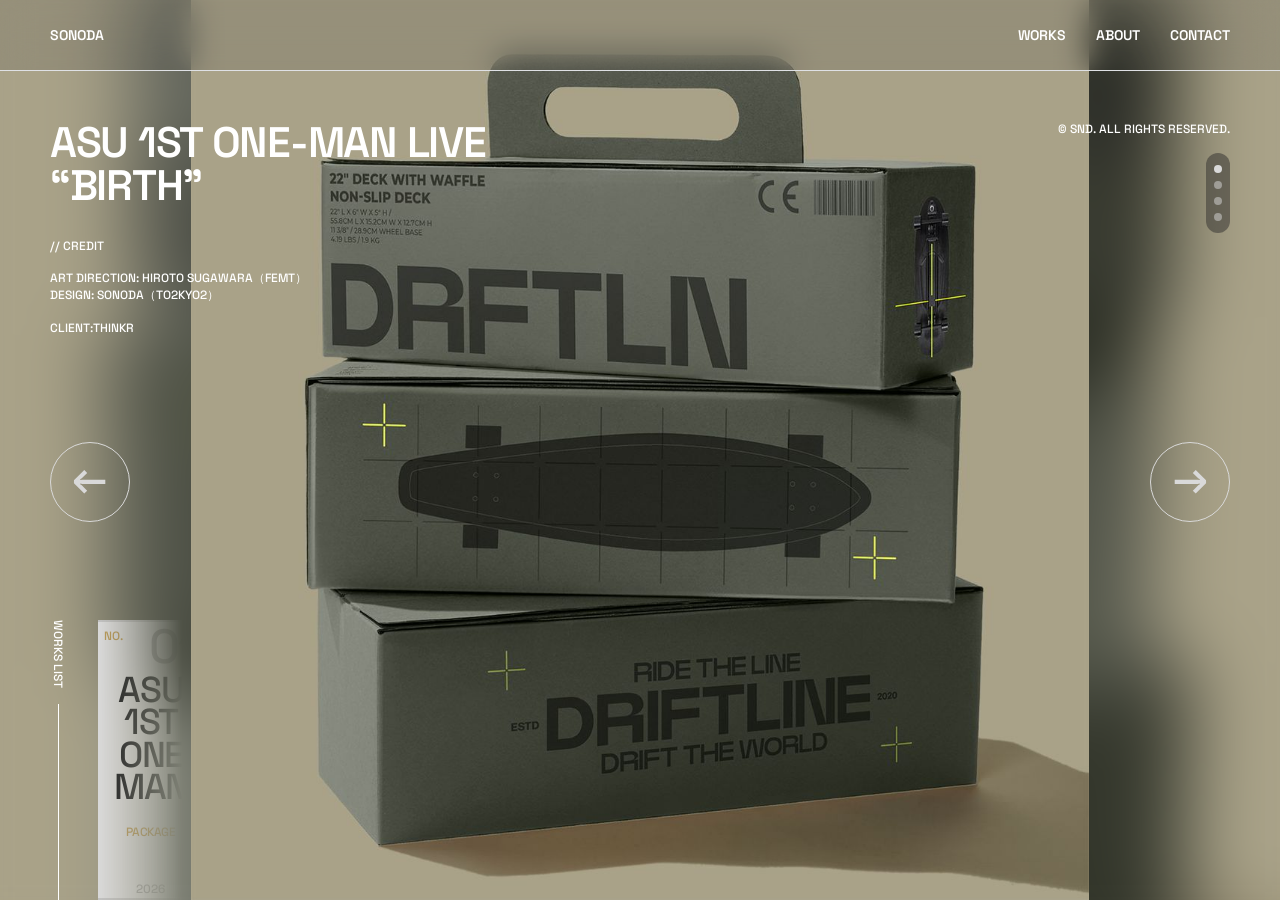
<file: index.html>
<!doctype html>
<html lang="ja">
<head>
  <meta charset="utf-8">
  <meta name="viewport" content="width=device-width, initial-scale=1">
  <title>WORKS | SONODA</title>
  <meta name="description" content="グラフィックデザイナー Sonoda のポートフォリオサイト">
  <link rel="preconnect" href="https://fonts.googleapis.com">
  <link rel="preconnect" href="https://fonts.gstatic.com" crossorigin>
  <link rel="stylesheet" href="https://fonts.googleapis.com/css2?family=Space+Grotesk:wght@500;600&display=swap">
  <link rel="stylesheet" href="css/style.css">
</head>
<body>
  <main class="works">
    <div class="works__bgs" id="works-bgs">
      <div class="works__bg"></div>
    </div>
    <div class="works__scrim" id="works-scrim"></div>

    <header class="site-header site-header--dark">
      <a class="trim" href="index.html">sonoda</a>
      <nav class="site-header__nav" aria-label="メイン">
        <a class="trim" href="index.html" aria-current="page">works</a>
        <a class="trim" href="about.html#about">about</a>
        <a class="trim" href="about.html#contact">contact</a>
      </nav>
    </header>

    <div class="works__inner">

      <div class="works__hero">
        <div class="works__info">
          <h1 class="works__title trim" id="work-title">ASU 1ST ONE-MAN LIVE<br>“BIRTH”</h1>
          <p class="works__credit trim" id="work-credit">// credit

Art Direction: hiroto sugawara（femt）
Design: Sonoda（TO2KYO2）

Client:thinkr</p>
        </div>
        <p class="works__copyright trim">© SND. ALL RIGHTS RESERVED.</p>
      </div>

      <button class="works__arrow works__arrow--prev" id="work-prev" type="button" aria-label="前の作品">
        <img src="assets/arrow-prev.svg" width="80" height="80" alt="">
      </button>
      <button class="works__arrow works__arrow--next" id="work-next" type="button" aria-label="次の作品">
        <img src="assets/arrow-next.svg" width="80" height="80" alt="">
      </button>

      <section class="works__list" aria-label="Works list">
        <div class="works__list-label"><span class="trim">works list</span></div>
        <div class="works__cards" id="work-cards"></div>
      </section>
    </div>

    <!-- 画像切り替えのドット。標準表示はコピーライトの下、全体表示では画面右端の縦中央へ移動 -->
    <div class="pager" id="work-pager" aria-label="画像の切り替え"></div>
  </main>

  <script src="js/works.js"></script>
</body>
</html>
</file>
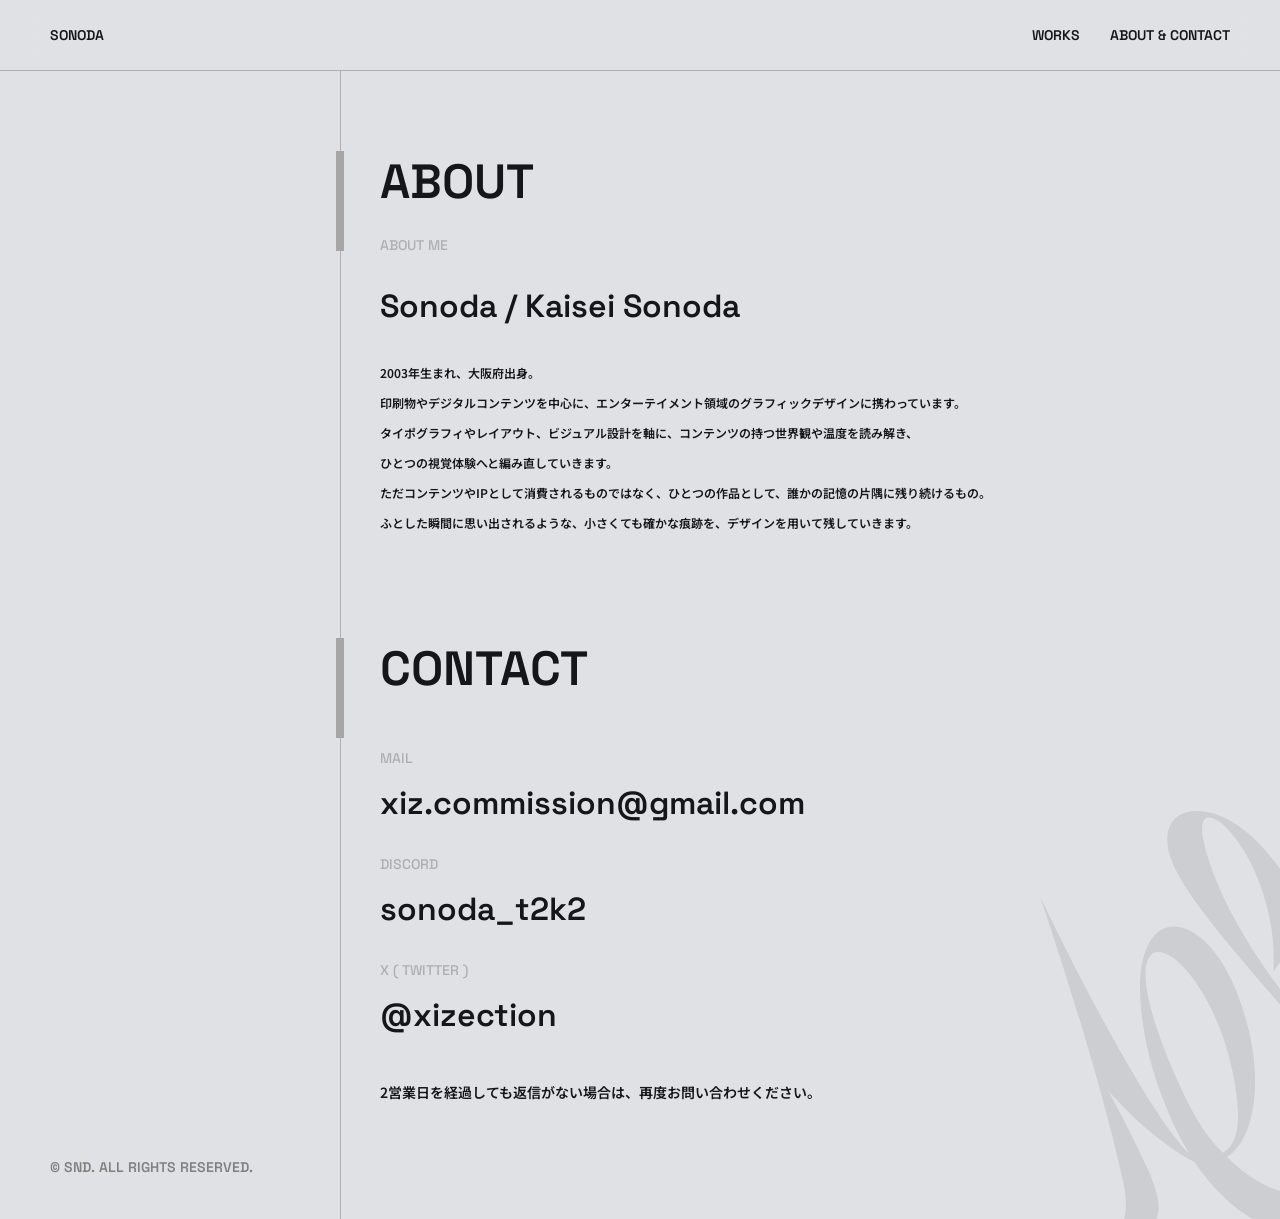
<file: about.html>
<!doctype html>
<html lang="ja">
<head>
  <meta charset="utf-8">
  <meta name="viewport" content="width=device-width, initial-scale=1">
  <title>ABOUT &amp; CONTACT | SONODA</title>
  <meta name="description" content="グラフィックデザイナー Sonoda のプロフィールと連絡先">
  <link rel="preconnect" href="https://fonts.googleapis.com">
  <link rel="preconnect" href="https://fonts.gstatic.com" crossorigin>
  <link rel="stylesheet" href="https://fonts.googleapis.com/css2?family=Noto+Sans+JP:wght@600&family=Space+Grotesk:wght@500;600&display=swap">
  <link rel="stylesheet" href="css/style.css">
</head>
<body>
  <div class="about">
    <header class="site-header">
      <a class="trim" href="index.html">sonoda</a>
      <nav class="site-header__nav" aria-label="メイン">
        <a class="trim" href="index.html">works</a>
        <a class="trim" href="about.html" aria-current="page">about &amp; contact</a>
      </nav>
    </header>

    <main class="about__main">
      <section class="about__section" id="about">
        <div class="about__head">
          <h1 class="about__heading trim">About</h1>
          <p class="about__label trim">About me</p>
        </div>
        <h2 class="about__name trim">Sonoda / Kaisei Sonoda</h2>
        <p class="about__text">
          2003年生まれ、大阪府出身。<br>
          印刷物やデジタルコンテンツを中心に、エンターテイメント領域のグラフィックデザインに携わっています。<br>
          タイポグラフィやレイアウト、ビジュアル設計を軸に、コンテンツの持つ世界観や温度を読み解き、<br>
          ひとつの視覚体験へと編み直していきます。<br>
          ただコンテンツやIPとして消費されるものではなく、ひとつの作品として、誰かの記憶の片隅に残り続けるもの。<br>
          ふとした瞬間に思い出されるような、小さくても確かな痕跡を、デザインを用いて残していきます。
        </p>
      </section>

      <section class="about__section" id="contact">
        <h2 class="about__heading contact__heading trim">Contact</h2>
        <dl class="contact__list">
          <div class="contact__item">
            <dt class="about__label trim">mail</dt>
            <dd><a class="contact__value trim" href="mailto:xiz.commission@gmail.com">xiz.commission@gmail.com</a></dd>
          </div>
          <div class="contact__item">
            <dt class="about__label trim">discord</dt>
            <dd class="contact__value trim">sonoda_t2k2</dd>
          </div>
          <div class="contact__item">
            <dt class="about__label trim">x ( twitter )</dt>
            <dd><a class="contact__value trim" href="https://x.com/xizection" target="_blank" rel="noopener">@xizection</a></dd>
          </div>
        </dl>
        <p class="contact__note">2営業日を経過しても返信がない場合は、再度お問い合わせください。</p>
      </section>
    </main>

    <img class="about__mark" src="assets/about-mark.svg" width="320" height="448" alt="">
    <p class="about__copyright trim">© SND. ALL RIGHTS RESERVED.</p>
  </div>
</body>
</html>
</file>
<file: css/style.css>
/* ==========================================================
   SND website
   Design: Figma "SND_website" (1920 x 1080)
   ========================================================== */

:root {
  --c-ink: #14161a;
  --c-white: #ffffff;
  --c-bg-light: #dfe1e5;
  --c-line-light: #dfe1e5;
  --c-line-dark: #adafb3;
  --c-sub: #adafb2;
  --c-muted: #808080;
  --c-card: #d9d9d9;
  --c-card-border: #c1c1c1;
  --c-card-num: #a6a6a6;
  --c-dot: #d9d9d9;

  --font-en: "Space Grotesk", sans-serif;
  --font-ja: "SF Pro Text", "SF Pro", -apple-system, "Noto Sans JP", "Hiragino Sans", sans-serif;

  /* 1 デザインピクセル。FHD 以下は 1px、それより広い画面（4K など）は
     画面幅に合わせて拡大し、FHD と同じサイズ感で表示する */
  --u: 1px;

  --gutter: calc(50 * var(--u));
  --header-h: calc(71 * var(--u));
}

@media (min-width: 1921px) {
  :root {
    --u: calc(100vw / 1920);
  }
}

*,
*::before,
*::after {
  box-sizing: border-box;
}

html {
  -webkit-text-size-adjust: 100%;
}

body {
  margin: 0;
  font-family: var(--font-en);
  color: var(--c-ink);
  background: var(--c-bg-light);
  -webkit-font-smoothing: antialiased;
}

p,
h1,
h2,
h3,
ul {
  margin: 0;
  padding: 0;
}

ul {
  list-style: none;
}

a {
  color: inherit;
  text-decoration: none;
}

button {
  font: inherit;
  color: inherit;
  background: none;
  border: 0;
  padding: 0;
  cursor: pointer;
}

/* Figma の text-box-trim（キャップハイト基準）を再現 */
.trim {
  text-box: trim-both cap alphabetic;
}

.visually-hidden {
  position: absolute;
  width: calc(1 * var(--u));
  height: calc(1 * var(--u));
  overflow: hidden;
  clip: rect(0 0 0 0);
  white-space: nowrap;
}

/* ----------------------------------------------------------
   Header
   ---------------------------------------------------------- */
/* 罫線は画面端まで、背景はぼかして文字の視認性を確保 */
.site-header {
  position: sticky;
  top: 0;
  z-index: 10;
  display: flex;
  align-items: center;
  justify-content: space-between;
  height: var(--header-h);
  padding: 0 var(--gutter);
  border-bottom: calc(1 * var(--u)) solid var(--c-line-dark);
  background: rgba(223, 225, 229, 0.6);
  -webkit-backdrop-filter: blur(calc(16 * var(--u)));
  backdrop-filter: blur(calc(16 * var(--u)));
  font-size: calc(14 * var(--u));
  font-weight: 600;
  text-transform: uppercase;
  white-space: nowrap;
}

.site-header__nav {
  display: flex;
  gap: calc(30 * var(--u));
}

.site-header a {
  transition: opacity 0.2s;
}

.site-header a:hover {
  opacity: 0.6;
}

/* 写真の上に重ねるヘッダー（WORKS） */
.site-header--dark {
  position: absolute;
  left: 0;
  right: 0;
  color: var(--c-white);
  border-bottom-color: var(--c-line-light);
  background: rgba(20, 22, 26, 0.12);
}

/* ==========================================================
   WORKS
   ========================================================== */
.works {
  position: relative;
  height: 100vh;
  height: 100svh;
  min-height: calc(760 * var(--u));
  overflow: hidden;
  color: var(--c-white);
  background: #a9a287;
}

/* 背景画像の重ね置き場。作品切り替え時は新旧 2 枚が上下にスライドする（js） */
.works__bgs {
  position: absolute;
  inset: 0;
  overflow: hidden;
}

/* 1 枚の背景 = ぼかした画像（画面いっぱい）＋ 画像本体（縦を画面に収める）
   画像は js が --img に入れる */
.works__bg {
  position: absolute;
  inset: 0;
  overflow: hidden;
  will-change: transform;
  transition: transform 0.9s cubic-bezier(0.77, 0, 0.175, 1);
}

.works__bg::before,
.works__bg::after {
  content: "";
  position: absolute;
  background-image: var(--img);
  background-repeat: no-repeat;
  background-position: center;
}

/* 左右の余白を埋めるぼかし */
.works__bg::before {
  inset: calc(-80 * var(--u));
  background-size: cover;
  filter: blur(calc(40 * var(--u)));
}

/* 画像本体 */
.works__bg::after {
  inset: 0;
  background-size: contain;
}

/* 明るい画像のときに白文字を読みやすくする暗幕（濃さは作品データの scrim で指定） */
.works__scrim {
  position: absolute;
  inset: 0;
  pointer-events: none;
  background:
    linear-gradient(90deg, rgba(20, 22, 26, 0.55) 0%, rgba(20, 22, 26, 0.25) 40%, rgba(20, 22, 26, 0) 65%),
    linear-gradient(270deg, rgba(20, 22, 26, 0.35) 0%, rgba(20, 22, 26, 0) 15%),
    linear-gradient(180deg, rgba(20, 22, 26, 0.4) 0%, rgba(20, 22, 26, 0) 30%);
  opacity: var(--scrim, 0);
  transition: opacity 0.9s ease;
}

.works__inner {
  position: relative;
  height: 100%;
  padding: 0 var(--gutter);
}

/* --- hero text row --- */
.works__hero {
  display: flex;
  align-items: flex-start;
  justify-content: space-between;
  gap: calc(32 * var(--u));
  padding-top: calc(var(--header-h) + calc(50 * var(--u)));
}

.works__info {
  display: flex;
  flex-direction: column;
  gap: calc(32 * var(--u));
}

.works__title {
  font-size: clamp(calc(40 * var(--u)), 3.334vw, calc(64 * var(--u)));
  font-weight: 600;
  line-height: 1;
  letter-spacing: -0.03em;
  white-space: pre-line;
}

.works__credit {
  font-size: calc(12 * var(--u));
  font-weight: 500;
  text-transform: uppercase;
  white-space: pre-line;
}

.works__copyright {
  font-size: calc(12 * var(--u));
  font-weight: 500;
  text-transform: uppercase;
  white-space: nowrap;
}

/* --- pager dots ---
   標準表示：コピーライトの 24px 下（右寄せ）
   全体表示：表示したまま画面右端の縦中央へ移動 */
.pager {
  position: absolute;
  top: calc(var(--header-h) + calc(82 * var(--u)));
  right: var(--gutter);
  z-index: 5;
  display: flex;
  flex-direction: column;
  gap: calc(8 * var(--u));
  padding: calc(12 * var(--u)) calc(8 * var(--u));
  border-radius: calc(16 * var(--u));
  background: rgba(20, 22, 26, 0.4);
  -webkit-backdrop-filter: blur(calc(8 * var(--u)));
  backdrop-filter: blur(calc(8 * var(--u)));
  cursor: auto;
  transform: translateY(0);
  transition:
    top 0.6s cubic-bezier(0.77, 0, 0.175, 1),
    transform 0.6s cubic-bezier(0.77, 0, 0.175, 1);
}

.works.is-viewing .pager {
  top: 50%;
  transform: translateY(-50%);
}

.pager__dot {
  position: relative;
  width: calc(8 * var(--u));
  height: calc(8 * var(--u));
  border-radius: 50%;
  background: var(--c-dot);
  opacity: 0.5;
  transition: opacity 0.2s;
}

/* 見た目は 8px のまま、押せる範囲だけ広げる */
.pager__dot::after {
  content: "";
  position: absolute;
  inset: calc(-4 * var(--u));
}

.pager__dot.is-active,
.pager__dot:hover {
  opacity: 1;
}

/* --- arrows --- */
.works__arrow {
  position: absolute;
  top: calc(50% + calc(32 * var(--u)));
  width: calc(80 * var(--u));
  height: calc(80 * var(--u));
  transform: translateY(-50%);
  border-radius: 50%;
  transition: background-color 0.2s;
}

.works__arrow:hover {
  background-color: rgba(255, 255, 255, 0.12);
}

.works__arrow img {
  display: block;
  width: 100%;
  height: 100%;
}

.works__arrow--prev {
  left: var(--gutter);
}

.works__arrow--next {
  right: var(--gutter);
}

.works__arrow--next img {
  transform: scaleX(-1);
}

/* --- works list --- */
.works__list {
  position: absolute;
  left: var(--gutter);
  right: 0;
  bottom: 0;
  display: flex;
  gap: calc(32 * var(--u));
  height: calc(280 * var(--u));
}

.works__list-label {
  display: flex;
  flex-direction: column;
  align-items: center;
  gap: calc(16 * var(--u));
  flex: 0 0 calc(8 * var(--u));
}

.works__list-label span {
  writing-mode: vertical-rl;
  font-size: calc(12 * var(--u));
  font-weight: 500;
  text-transform: uppercase;
  white-space: nowrap;
}

.works__list-label::after {
  content: "";
  flex: 1;
  width: calc(1 * var(--u));
  background: var(--c-white);
}

.works__cards {
  display: flex;
  align-items: flex-end;
  gap: calc(1 * var(--u));
  min-width: 0;
  overflow-x: auto;
  scrollbar-width: none;
  filter: drop-shadow(0 calc(4 * var(--u)) calc(8 * var(--u)) rgba(0, 0, 0, 0.25));
  /* 切れ目をグラデーションで透明に。
     左右の幅（--fade-l / --fade-r）は js で「端までの残り距離」に合わせて毎スクロール更新し、
     端に近づくほど細くなって、端に着いた瞬間に 0 になる */
  --fade-size: calc(120 * var(--u));
  -webkit-mask-image: linear-gradient(to right, transparent 0, #000 var(--fade-l), #000 calc(100% - var(--fade-r)), transparent 100%);
  mask-image: linear-gradient(to right, transparent 0, #000 var(--fade-l), #000 calc(100% - var(--fade-r)), transparent 100%);
}

@property --fade-size {
  syntax: "<length>";
  inherits: false;
  initial-value: 120px;
}

@property --fade-l {
  syntax: "<length>";
  inherits: false;
  initial-value: 0px;
}

@property --fade-r {
  syntax: "<length>";
  inherits: false;
  initial-value: 0px;
}

.works__cards::-webkit-scrollbar {
  display: none;
}

/* --- card --- */
.card {
  position: relative;
  flex: 0 0 calc(110 * var(--u));
  height: calc(240 * var(--u));
  overflow: hidden;
  text-align: left;
  color: var(--c-ink);
  background: var(--c-card);
  border: calc(2 * var(--u)) solid var(--c-card-border);
  border-bottom: 0;
  transition: height 0.3s ease;
}

.card:hover {
  height: calc(252 * var(--u));
}

/* ホバー時に薄く白をかける */
.card::after {
  content: "";
  position: absolute;
  inset: 0;
  z-index: 1;
  background: var(--c-white);
  opacity: 0;
  pointer-events: none;
  transition: opacity 0.2s ease;
}

.card:hover::after,
.card:focus-visible::after {
  opacity: 0.35;
}

.card.is-active {
  height: calc(280 * var(--u));
  border-bottom: calc(2 * var(--u)) solid var(--c-card-border);
}

.card > span {
  position: absolute;
  font-weight: 500;
  text-transform: uppercase;
  white-space: nowrap;
  text-box: trim-both cap alphabetic;
}

/* 位置は枠線の内側基準（Figma の座標 - 枠線 calc(2 * var(--u))） */
.card__no {
  left: calc(6 * var(--u));
  top: calc(6 * var(--u));
  font-size: calc(12 * var(--u));
  color: var(--accent);
}

.card__num {
  right: calc(6 * var(--u));
  top: calc(-6 * var(--u));
  font-size: calc(48 * var(--u));
  letter-spacing: -0.03em;
  color: var(--c-card-num);
}

.card__title {
  left: 50%;
  top: calc(52 * var(--u));
  transform: translateX(-50%);
  font-size: calc(36 * var(--u));
  line-height: 0.9;
  letter-spacing: -0.03em;
  text-align: center;
  white-space: pre-line !important;
}

.card__cat {
  left: 50%;
  top: calc(205 * var(--u));
  transform: translateX(-50%);
  font-size: calc(12 * var(--u));
  line-height: 0.9;
  letter-spacing: -0.03em;
  color: var(--accent);
}

.card__year {
  left: calc(38 * var(--u));
  top: calc(259 * var(--u));
  font-size: calc(12 * var(--u));
  color: var(--c-card-num);
}

/* ----------------------------------------------------------
   画像の全体表示モード（背景の空いている所をクリックで切り替え）
   ヘッダー・タイトルは上、カード列は下、矢印は左右へスライドして格納
   ---------------------------------------------------------- */
.works {
  cursor: zoom-in;
}

.works .site-header,
.works__hero,
.works__list {
  cursor: auto;
}

.works .site-header,
.works__hero,
.works__list,
.works__arrow {
  transition:
    transform 0.6s cubic-bezier(0.77, 0, 0.175, 1),
    opacity 0.6s ease,
    background-color 0.2s;
}

.works.is-viewing {
  cursor: zoom-out;
}

.works.is-viewing .site-header,
.works.is-viewing .works__hero {
  transform: translateY(-100%);
  opacity: 0;
  pointer-events: none;
}

.works.is-viewing .works__hero {
  transform: translateY(calc(-100% - var(--header-h)));
}

.works.is-viewing .works__list {
  transform: translateY(calc(100% + calc(20 * var(--u))));
  pointer-events: none;
}

.works.is-viewing .works__arrow--prev {
  transform: translate(calc(-100% - var(--gutter) - calc(20 * var(--u))), -50%);
  pointer-events: none;
}

.works.is-viewing .works__arrow--next {
  transform: translate(calc(100% + var(--gutter) + calc(20 * var(--u))), -50%);
  pointer-events: none;
}

.works.is-viewing .works__scrim {
  opacity: 0;
}

/* ==========================================================
   ABOUT / CONTACT
   ========================================================== */
.about {
  position: relative;
  min-height: 100vh;
  min-height: 100svh;
  overflow: clip;
  background: var(--c-bg-light);
  padding-bottom: calc(120 * var(--u));
}

/* 縦の区切り線 */
.about::before {
  content: "";
  position: absolute;
  top: calc(71 * var(--u));
  bottom: 0;
  left: calc(25% + calc(35 * var(--u)));
  width: calc(1 * var(--u));
  background: var(--c-line-dark);
}

.about__main {
  position: relative;
  display: flex;
  flex-direction: column;
  gap: calc(100 * var(--u));
  max-width: calc(780 * var(--u));
  margin-left: calc(25% + calc(85 * var(--u)));
  padding-top: calc(80 * var(--u));
  padding-right: var(--gutter);
}

.about__section {
  position: relative;
}

/* 見出し横のグレーのバー */
.about__section::before {
  content: "";
  position: absolute;
  top: 0;
  left: calc(-57 * var(--u));
  width: calc(8 * var(--u));
  height: calc(100 * var(--u));
  background: var(--c-card-num);
}

.about__heading {
  font-size: calc(48 * var(--u));
  font-weight: 600;
  text-transform: uppercase;
}

.about__label {
  font-size: calc(14 * var(--u));
  font-weight: 500;
  color: var(--c-sub);
  text-transform: uppercase;
}

.about__head {
  display: flex;
  flex-direction: column;
  gap: calc(24 * var(--u));
  margin-bottom: calc(32 * var(--u));
}

.about__name {
  margin-bottom: calc(32 * var(--u));
  font-size: calc(32 * var(--u));
  font-weight: 600;
}

.about__text {
  font-family: var(--font-ja);
  font-size: calc(12 * var(--u));
  font-weight: 600;
  line-height: 2.5;
}

.contact__heading {
  margin-bottom: calc(50 * var(--u));
}

.contact__list {
  display: flex;
  flex-direction: column;
  gap: calc(32 * var(--u));
  margin-bottom: calc(50 * var(--u));
}

.contact__list dd {
  margin: 0;
}

.contact__item {
  display: flex;
  flex-direction: column;
  gap: calc(16 * var(--u));
}

.contact__value {
  font-size: calc(32 * var(--u));
  font-weight: 600;
  text-transform: lowercase;
  overflow-wrap: anywhere;
}

a.contact__value {
  display: block;
  transition: opacity 0.2s;
}

a.contact__value:hover {
  opacity: 0.6;
}

.contact__note {
  font-family: var(--font-ja);
  font-size: calc(14 * var(--u));
  font-weight: 600;
  line-height: 1;
}

.about__mark {
  position: absolute;
  left: calc(83.333% + calc(40 * var(--u)));
  bottom: calc(-40 * var(--u));
  width: calc(320 * var(--u));
  height: calc(448 * var(--u));
  pointer-events: none;
}

.about__copyright {
  position: absolute;
  left: var(--gutter);
  bottom: calc(43 * var(--u));
  font-size: calc(14 * var(--u));
  font-weight: 600;
  color: var(--c-muted);
  text-transform: uppercase;
}

/* ==========================================================
   Responsive
   ========================================================== */
@media (max-width: 1280px) {
  .about__main {
    margin-left: calc(25% + calc(60 * var(--u)));
  }

  .about::before {
    left: calc(25% + calc(20 * var(--u)));
  }

  .about__section::before {
    left: calc(-44 * var(--u));
  }

  .about__mark {
    left: auto;
    right: calc(-80 * var(--u));
  }
}

@media (max-width: 767px) {
  :root {
    --gutter: calc(16 * var(--u));
  }

  :root {
    --header-h: calc(56 * var(--u));
  }

  .site-header {
    font-size: calc(13 * var(--u));
  }

  .site-header__nav {
    gap: calc(16 * var(--u));
  }

  /* works */
  .works {
    min-height: calc(640 * var(--u));
  }

  .works__hero {
    flex-wrap: wrap;
    padding-top: calc(var(--header-h) + calc(32 * var(--u)));
  }

  .works__info {
    gap: calc(20 * var(--u));
    width: 100%;
  }

  .works__title {
    font-size: calc(40 * var(--u));
  }

  .works__copyright {
    display: none;
  }

  /* スマホはタイトルと重ならないよう、常に右端の縦中央 */
  .pager {
    top: 50%;
    transform: translateY(-50%);
  }

  .works__arrow {
    top: auto;
    bottom: calc(264 * var(--u));
    width: calc(48 * var(--u));
    height: calc(48 * var(--u));
    transform: none;
  }

  .works.is-viewing .works__arrow--prev {
    transform: translateX(calc(-100% - var(--gutter) - calc(20 * var(--u))));
  }

  .works.is-viewing .works__arrow--next {
    transform: translateX(calc(100% + var(--gutter) + calc(20 * var(--u))));
  }

  .works__arrow img {
    width: calc(48 * var(--u));
    height: calc(48 * var(--u));
  }

  .works__list {
    height: calc(200 * var(--u));
    gap: calc(12 * var(--u));
  }

  .works__list-label span {
    font-size: calc(10 * var(--u));
  }

  .card {
    flex-basis: calc(80 * var(--u));
    height: calc(172 * var(--u));
  }

  .card:hover {
    height: calc(172 * var(--u));
  }

  .card.is-active {
    height: calc(200 * var(--u));
  }

  .card__num {
    font-size: calc(32 * var(--u));
    top: calc(-4 * var(--u));
  }

  .card__title {
    top: calc(40 * var(--u));
    font-size: calc(24 * var(--u));
  }

  .card__cat {
    top: calc(150 * var(--u));
    font-size: calc(9 * var(--u));
  }

  .card__no,
  .card__year {
    font-size: calc(9 * var(--u));
  }

  .card__year {
    left: 50%;
    top: calc(186 * var(--u));
    transform: translateX(-50%);
  }

  /* about */
  .about {
    padding-bottom: calc(120 * var(--u));
  }

  .about::before,
  .about__section::before {
    display: none;
  }

  .about__main {
    margin-left: 0;
    padding: calc(48 * var(--u)) var(--gutter) 0;
    gap: calc(72 * var(--u));
  }

  .about__heading {
    font-size: calc(36 * var(--u));
  }

  .about__name {
    font-size: calc(24 * var(--u));
  }

  .about__text {
    line-height: 2.2;
  }

  .contact__heading {
    margin-bottom: calc(36 * var(--u));
  }

  .contact__value {
    font-size: calc(22 * var(--u));
  }

  .about__mark {
    right: calc(-60 * var(--u));
    width: calc(200 * var(--u));
    height: calc(280 * var(--u));
  }

  .about__copyright {
    bottom: calc(32 * var(--u));
    font-size: calc(12 * var(--u));
  }
}
</file>
